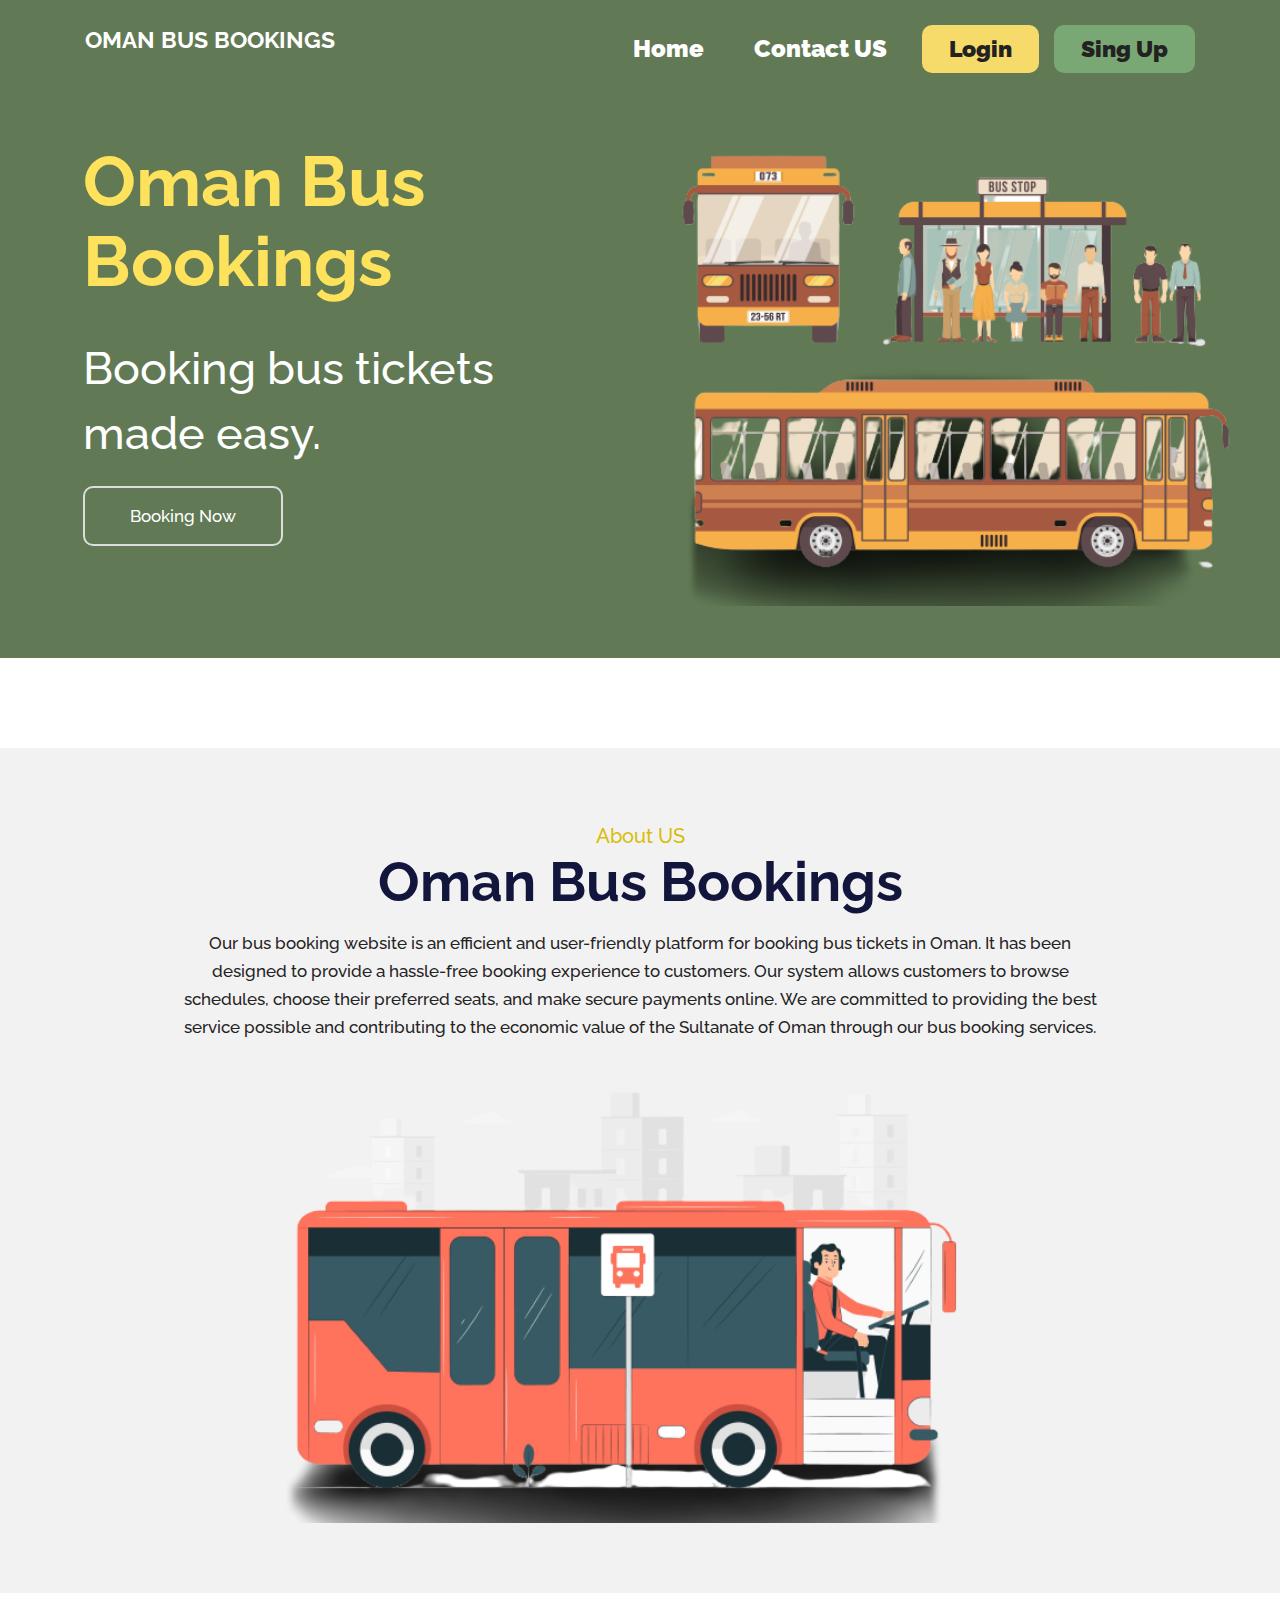
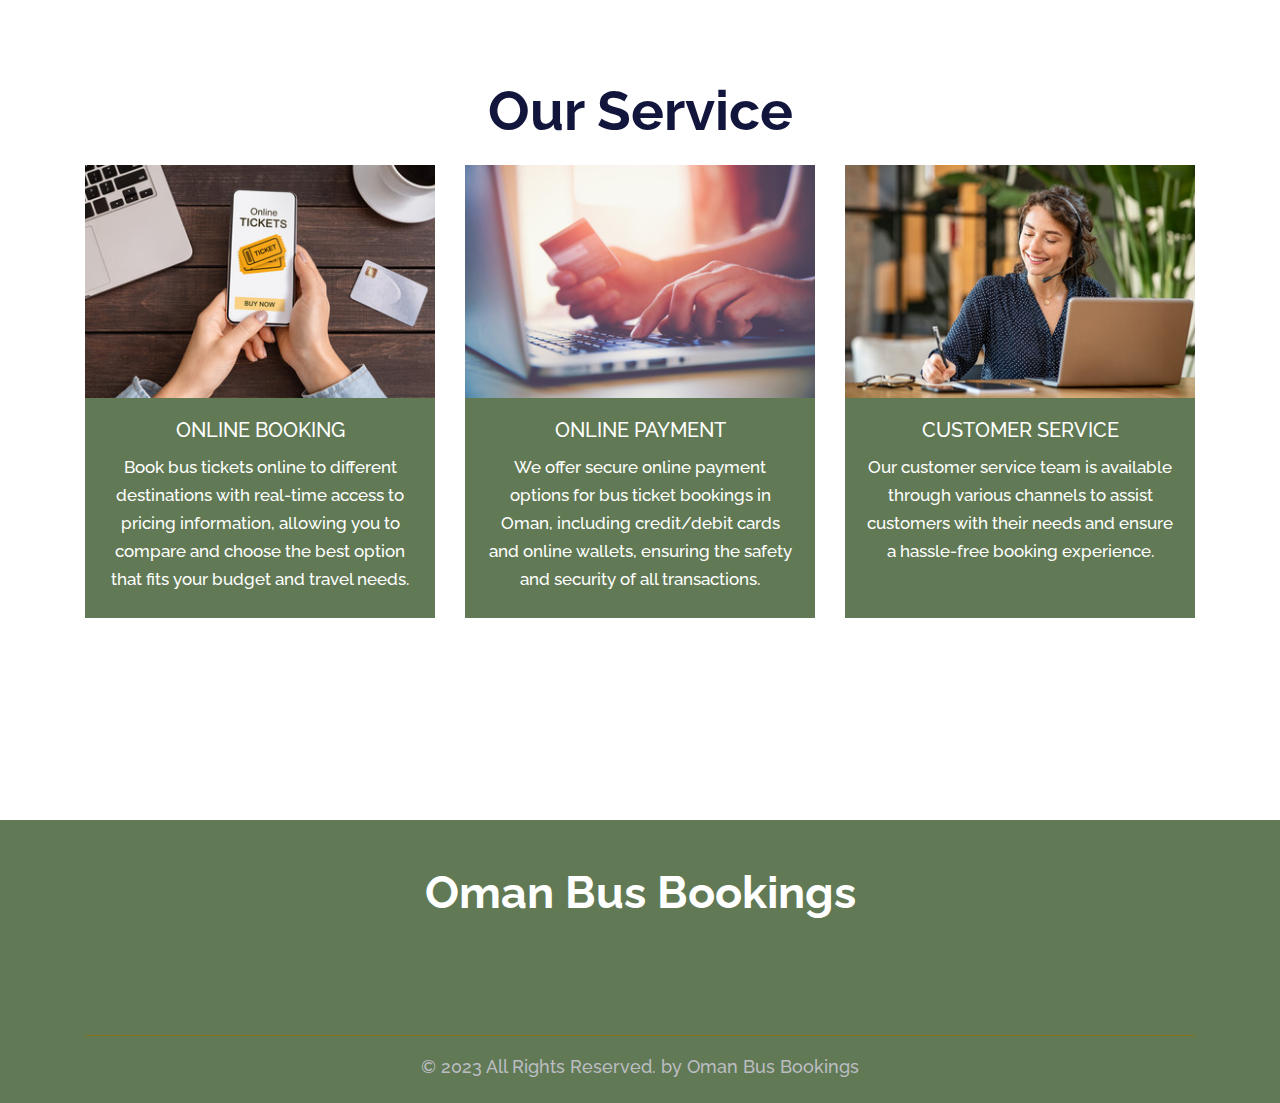
<file: index.html>
<!DOCTYPE html>
<html lang="en">
   <head>
      <!-- basic -->
      <meta charset="utf-8">
      <meta http-equiv="X-UA-Compatible" content="IE=edge">
      <!-- mobile metas -->
      <meta name="viewport" content="width=device-width, initial-scale=1">
      <meta name="viewport" content="initial-scale=1, maximum-scale=1">
      <!-- site metas -->
      <title>Oman Bus Bookings</title>
      <meta name="keywords" content="">
      <meta name="description" content="">
      <meta name="author" content="">
      <!-- bootstrap css -->
      <link rel="stylesheet" href="css/bootstrap.min.css">
      <!-- style css -->
      <link rel="stylesheet" href="css/style.css">
   </head>
   <!-- body -->
   <body class="main-layout">
      <!-- header -->
      <header>
         <!-- header inner -->
         <div class="header">
            <div class="container">
               <div class="row">
                  <div class="col-xl-3 col-lg-3 col-md-3 col-sm-3 col logo_section">
                     <div class="full">
                        <div class="center-desk">
                           <div class="logo">
                              <a href="index.html">Oman Bus Bookings</a>
                           </div>
                        </div>
                     </div>
                  </div>
                  <div class="col-xl-9 col-lg-9 col-md-9 col-sm-9">
                     <nav class="navigation navbar navbar-expand-md navbar-dark ">
                        <button class="navbar-toggler" type="button" data-toggle="collapse" data-target="#navbarsExample04" aria-controls="navbarsExample04" aria-expanded="false" aria-label="Toggle navigation">
                        <span class="navbar-toggler-icon"></span>
                        </button>
                        <div class="collapse navbar-collapse" id="navbarsExample04">
                           <ul class="navbar-nav mr-auto">
                               <li class="nav-item" href="#">
                                 <a class="nav-link" href="index.html">Home</a>
                             </li>
                                <li class="nav-item" >
                              <a class="nav-link" href="Contactus.html">Contact US</a>
                             </li>
                           </ul>
                            <div class="login_btn"><a href="login.html">Login</a></div>
                            <div class="SignUp_btn"><a href="register.html">Sing Up</a></div>
                        </div>
                     </nav>
                  </div>
               </div>
            </div>
         </div>
      </header>
      <!-- end header inner -->
      <!-- end header -->
      <!-- banner -->
      <section class="banner_main">
         <div class="container-fluid">
            <div class="row d_flex">
               <div class="col-xl-6 col-lg-6 col-md-6 ">
                   <div class="text-bg">
                     <h1>Oman Bus Bookings</h1>
                     <span>Booking bus tickets made easy.</span>                    
                     <a  href="login.html">Booking Now</a>
                  </div>
               </div>
               <div class="col-xl-6 col-lg-6 col-md-6 padding_lert2">
                 
                  <div class="text-img">
                     <figure><img src="images/header.png" alt="#"/></figure>
                  </div>
               </div>
            </div>
         </div>
      </section>
      <!-- end banner -->
        <!-- about -->
      <div class="about">
         <div class="container">
            <div class="row">
               <div class="col-md-10 offset-md-1">
                  <div class="titlepage">
                     <span>About US </span>
                     <h2>Oman Bus Bookings</h2>
                     <p>Our bus booking website is an efficient and user-friendly platform for booking bus tickets in Oman. It has been designed to provide a hassle-free booking experience to customers. Our system allows customers to browse schedules, choose their preferred seats, and make secure payments online. We are committed to providing the best service possible and contributing to the economic value of the Sultanate of Oman through our bus booking services.</p>
                  </div>
               </div>
            </div>

                     <div class="row">
                        <div class="ccol-md-10 offset-md-1">
                           <div class="about_box">
                              <figure><img src="images/about.png" alt="#"/></figure>
                             
                           </div>
                        </div>
                       
                       
                     </div>
                    
                  </div>
               </div>
           
         <!-- end about -->
      <!-- Service -->
      <div class="classified">
         <div class="container">
            <div class="row">
               <div class="col-md-12">
                  <div class="titlepage">
                     <h2>Our Service</h2>
                  </div>
               </div>
            </div>
      
                     <div class="row">
                        <div class="col-xl-4 col-lg-4 col-md-4 margin_bott">
                           <div class="classified_box">
                              <figure><img src="images/onlinebooking.jpg" alt="#"/></figure>
                              <h3> Online Booking </h3>
                              <p>Book bus tickets online to different destinations with real-time access to pricing information, allowing you to compare and choose the best option that fits your budget and travel needs.
                              </p>
                           </div>
                        </div>
                        <div class="col-xl-4 col-lg-4 col-md-4 margin_bott">
                           <div class="classified_box">
                              <figure><img src="images/onlinepaymeny.jpg" alt="#"/></figure>
                              <h3>Online Payment</h3>
                              <p>
                                 We offer secure online payment options for bus ticket bookings in Oman, including credit/debit cards and online wallets, ensuring the safety and security of all transactions.</p>
                           </div>
                        </div>
                        <div class="col-xl-4 col-lg-4 col-md-4">
                           <div class="classified_box">
                              <figure><img src="images/customerservice.jpg" alt="#"/></figure>
                              <h3> Customer Service </h3>
                              <p>Our customer service team is available through various channels to assist customers with their needs and ensure a hassle-free booking experience.</p>
                           </div>
                        </div>
                     </div>
                    
                  </div>
               </div>
           
         <!-- end classified -->
 
     <br/><br/><br/><br/><br/><br/><br/><br/>

     
      <!--  footer -->
      <footer >
         <div class="footer">
            <div class="container">
               <div class="row">
                  <div class="col-md-8 offset-md-2">
                     <div class="cont">
                        <h3>Oman Bus Bookings
                        </h3>
                     </div>
                  </div>
               </div>
            </div>
            <div class="copyright">
               <div class="container">
                  <div class="row">
                     <div class="col-md-12">
                        <p>© 2023 All Rights Reserved. by Oman Bus Bookings</p>
                     </div>
                  </div>
               </div>
            </div>
         </div>
      </footer>
      <!-- end footer -->
   </body>
</html>
</file>
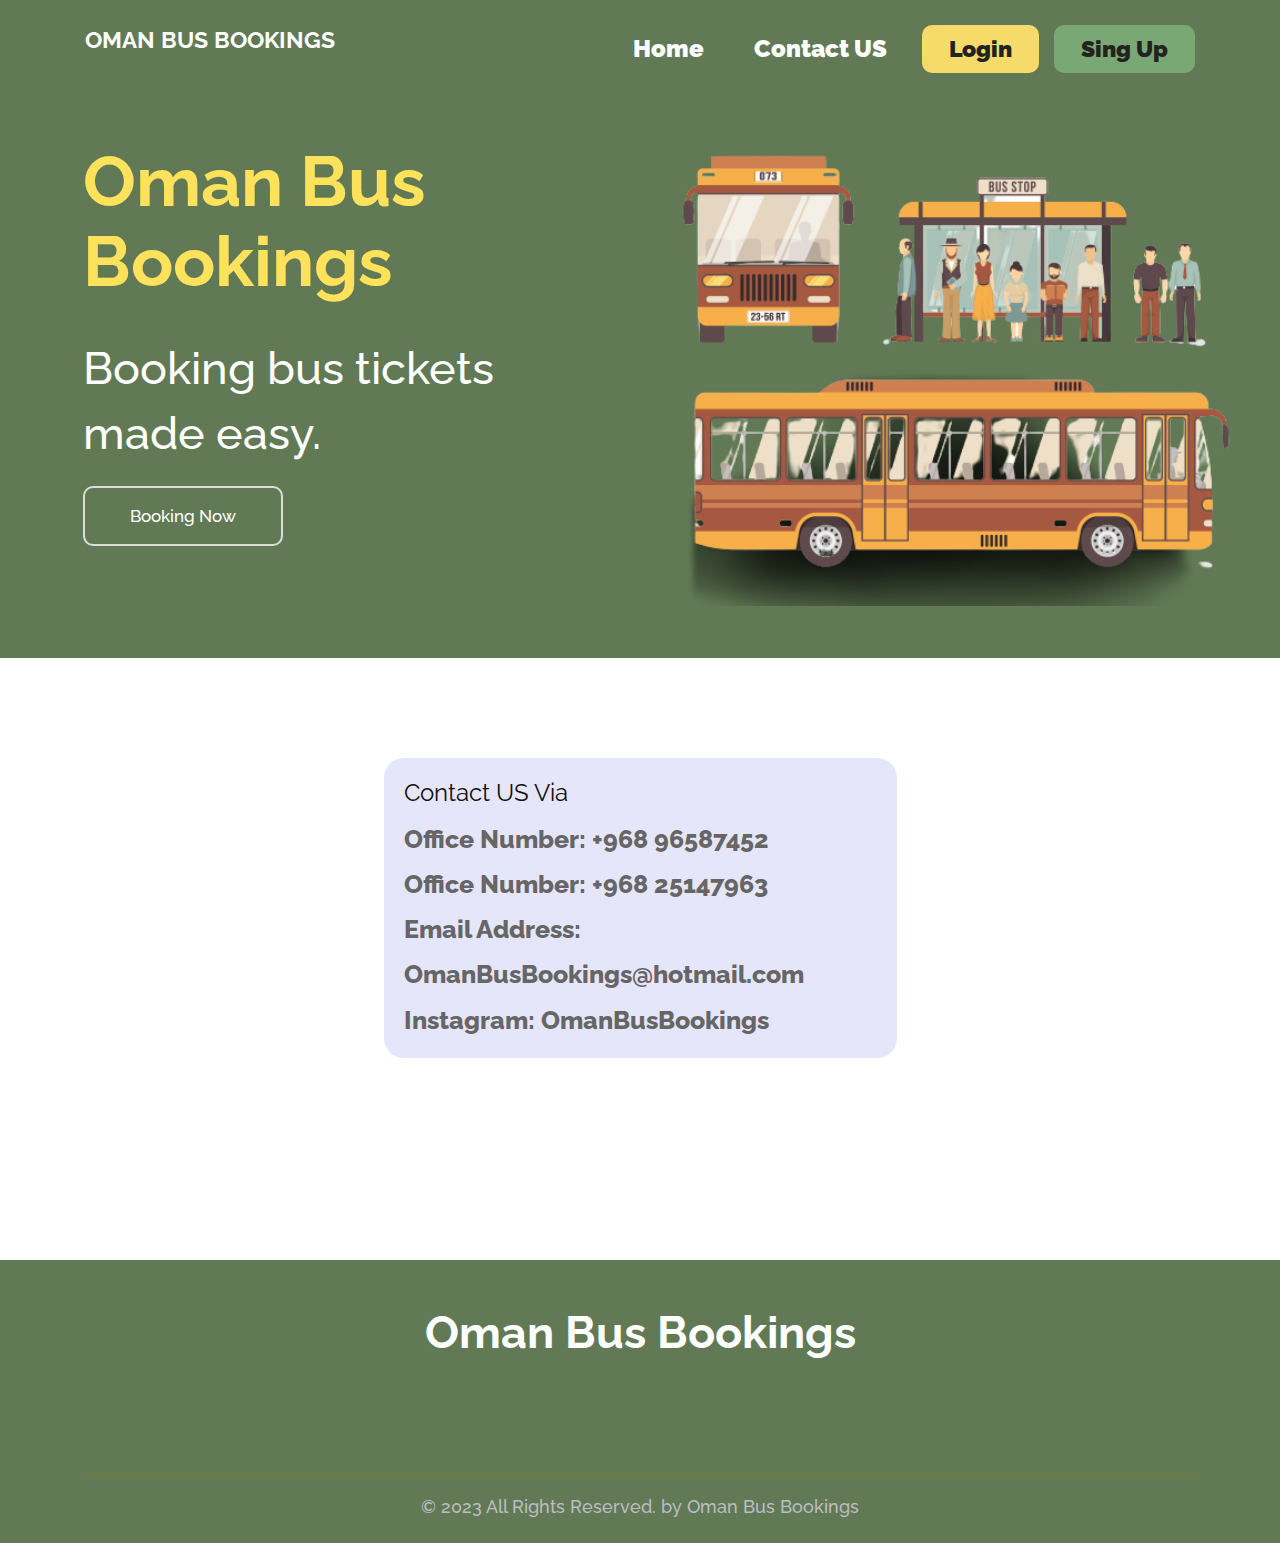
<file: Contactus.html>
<!DOCTYPE html>
<html lang="en">
   <head>
      <!-- basic -->
      <meta charset="utf-8">
      <meta http-equiv="X-UA-Compatible" content="IE=edge">
      <!-- mobile metas -->
      <meta name="viewport" content="width=device-width, initial-scale=1">
      <meta name="viewport" content="initial-scale=1, maximum-scale=1">
      <!-- site metas -->
      <title>Oman Bus Bookings</title>
      <meta name="keywords" content="">
      <meta name="description" content="">
      <meta name="author" content="">
      <!-- bootstrap css -->
      <link rel="stylesheet" href="css/bootstrap.min.css">
      <!-- style css -->
      <link rel="stylesheet" href="css/style.css">
   </head>
   <!-- body -->
   <body class="main-layout">
      <!-- header -->
      <header>
         <!-- header inner -->
         <div class="header">
            <div class="container">
               <div class="row">
                  <div class="col-xl-3 col-lg-3 col-md-3 col-sm-3 col logo_section">
                     <div class="full">
                        <div class="center-desk">
                           <div class="logo">
                              <a href="index.html">Oman Bus Bookings</a>
                           </div>
                        </div>
                     </div>
                  </div>
                  <div class="col-xl-9 col-lg-9 col-md-9 col-sm-9">
                     <nav class="navigation navbar navbar-expand-md navbar-dark ">
                        <button class="navbar-toggler" type="button" data-toggle="collapse" data-target="#navbarsExample04" aria-controls="navbarsExample04" aria-expanded="false" aria-label="Toggle navigation">
                        <span class="navbar-toggler-icon"></span>
                        </button>
                        <div class="collapse navbar-collapse" id="navbarsExample04">
                           <ul class="navbar-nav mr-auto">
                               <li class="nav-item" href="#">
                                 <a class="nav-link" href="index.html">Home</a>
                             </li>
                                <li class="nav-item" >
                              <a class="nav-link" href="Contactus.html">Contact US</a>
                             </li>
                           </ul>
                            <div class="login_btn"><a href="login.html">Login</a></div>
                            <div class="SignUp_btn"><a href="register.html">Sing Up</a></div>
                        </div>
                     </nav>
                  </div>
               </div>
            </div>
         </div>
      </header>
      <!-- end header inner -->
      <!-- end header -->
      <!-- banner -->
      <section class="banner_main">
         <div class="container-fluid">
            <div class="row d_flex">
               <div class="col-xl-6 col-lg-6 col-md-6 ">
                   <div class="text-bg">
                     <h1>Oman Bus Bookings</h1>
                     <span>Booking bus tickets made easy.</span>                    
                     <a  href="login.html">Booking Now</a>
                  </div>
               </div>
               <div class="col-xl-6 col-lg-6 col-md-6 padding_lert2">
                 
                  <div class="text-img">
                     <figure><img src="images/header.png" alt="#"/></figure>
                  </div>
               </div>
            </div>
         </div>
      </section>
      <!-- end banner -->
      <div class="container">
        <div class="row">
            <div class="contactus">
                 <h1>Contact US Via</h1>
                 <ul>
                    <li>Office Number: +968 96587452</li>
                    <li>Office Number: +968 25147963</li>
                    <li>Email Address: OmanBusBookings@hotmail.com</li>
                    <li>Instagram: OmanBusBookings</li>
                 </ul>
            </div>
        </div>
      </div>
           
         <!-- end classified -->
 
     <br/><br/><br/><br/><br/><br/><br/><br/>

     
      <!--  footer -->
      <footer >
         <div class="footer">
            <div class="container">
               <div class="row">
                  <div class="col-md-8 offset-md-2">
                     <div class="cont">
                        <h3>Oman Bus Bookings
                        </h3>
                     </div>
                  </div>
               </div>
            </div>
            <div class="copyright">
               <div class="container">
                  <div class="row">
                     <div class="col-md-12">
                        <p>© 2023 All Rights Reserved. by Oman Bus Bookings</p>
                     </div>
                  </div>
               </div>
            </div>
         </div>
      </footer>
      <!-- end footer -->
   </body>
</html>
</file>
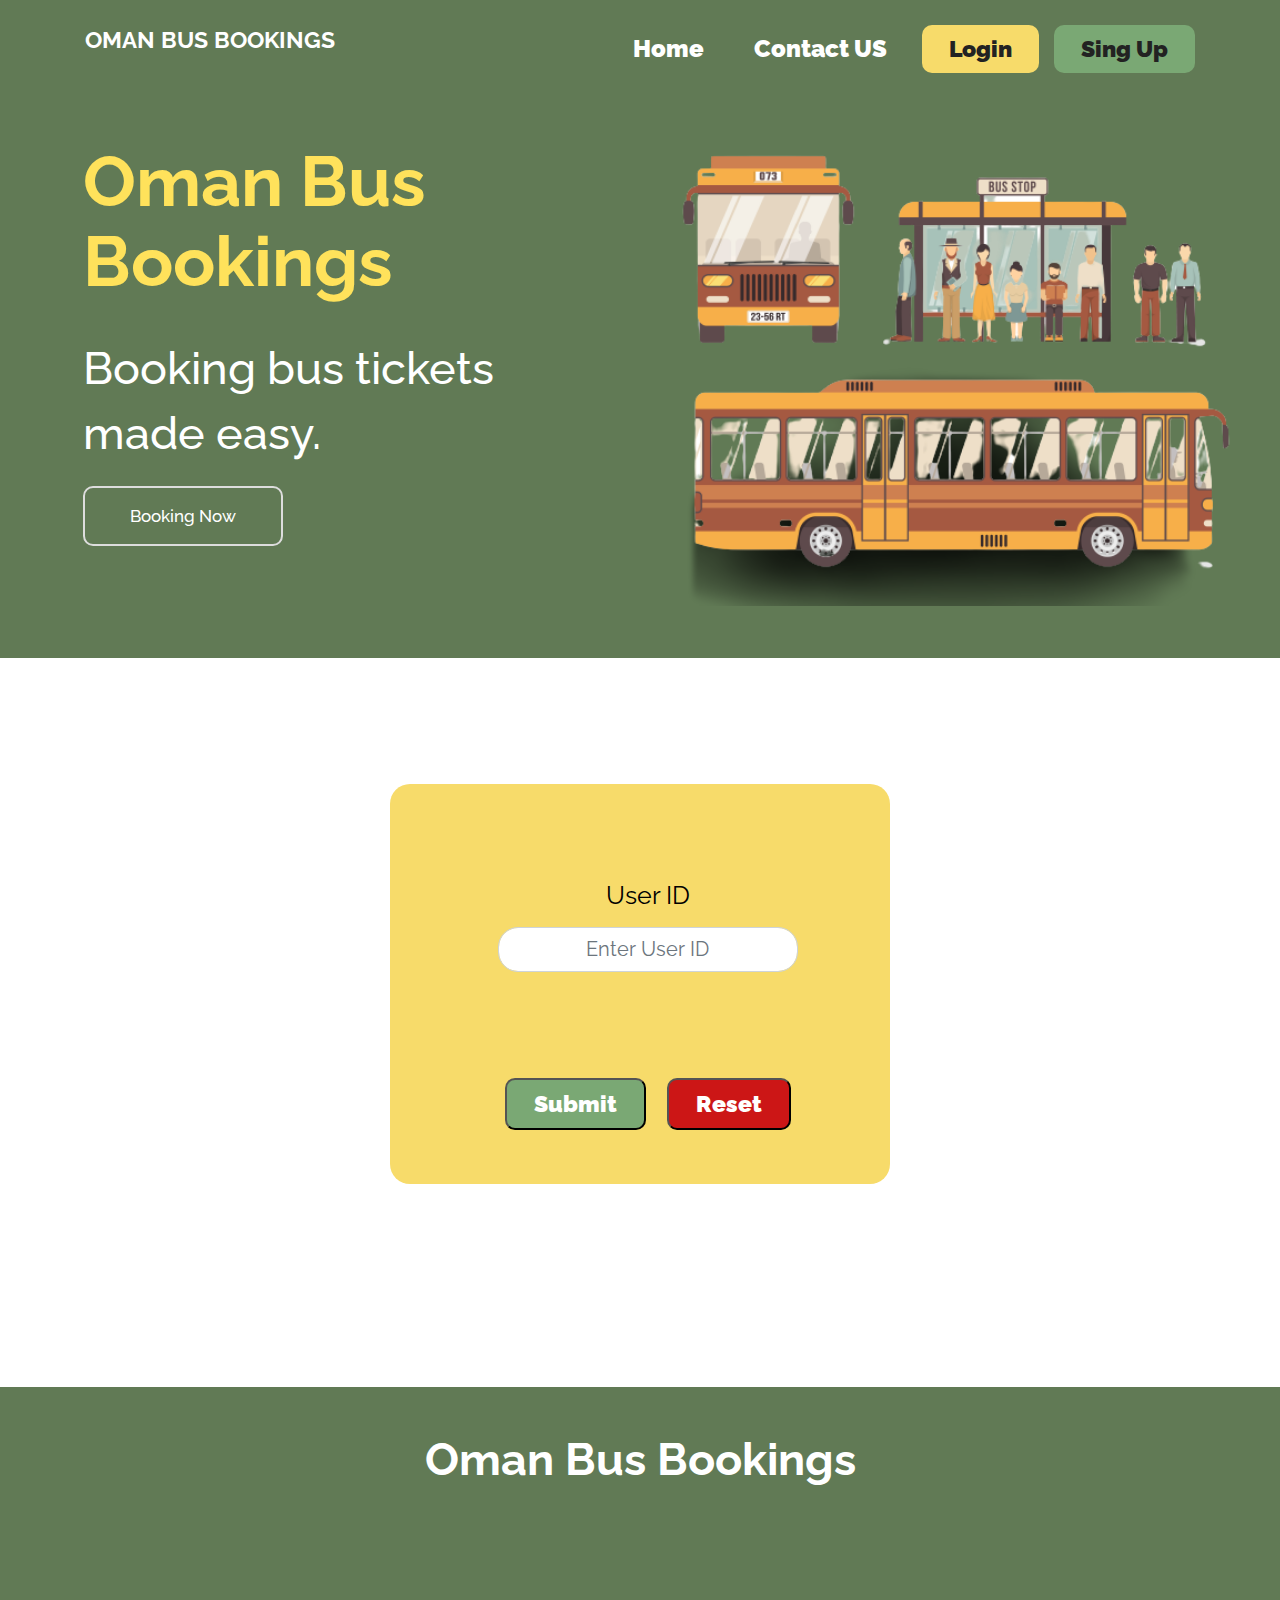
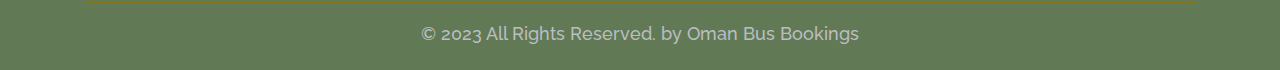
<file: ForgetPassword.html>
<!DOCTYPE html>
<html lang="en">
   <head>
      <!-- basic -->
      <meta charset="utf-8">
      <meta http-equiv="X-UA-Compatible" content="IE=edge">
      <!-- mobile metas -->
      <meta name="viewport" content="width=device-width, initial-scale=1">
      <meta name="viewport" content="initial-scale=1, maximum-scale=1">
      <!-- site metas -->
      <title>Oman Bus Bookings</title>
      <meta name="keywords" content="">
      <meta name="description" content="">
      <meta name="author" content="">
      <!-- bootstrap css -->
      <link rel="stylesheet" href="css/bootstrap.min.css">
      <!-- style css -->
      <link rel="stylesheet" href="css/style.css">
   </head>
   <!-- body -->
   <body class="main-layout">
      <!-- header -->
      <header>
         <!-- header inner -->
         <div class="header">
            <div class="container">
               <div class="row">
                  <div class="col-xl-3 col-lg-3 col-md-3 col-sm-3 col logo_section">
                     <div class="full">
                        <div class="center-desk">
                           <div class="logo">
                              <a href="index.html">Oman Bus Bookings</a>
                           </div>
                        </div>
                     </div>
                  </div>
                  <div class="col-xl-9 col-lg-9 col-md-9 col-sm-9">
                     <nav class="navigation navbar navbar-expand-md navbar-dark ">
                        <button class="navbar-toggler" type="button" data-toggle="collapse" data-target="#navbarsExample04" aria-controls="navbarsExample04" aria-expanded="false" aria-label="Toggle navigation">
                        <span class="navbar-toggler-icon"></span>
                        </button>
                        <div class="collapse navbar-collapse" id="navbarsExample04">
                           <ul class="navbar-nav mr-auto">
                               <li class="nav-item" href="#">
                                 <a class="nav-link" href="index.html">Home</a>
                             </li>
                                <li class="nav-item" >
                              <a class="nav-link" href="Contactus.html">Contact US</a>
                             </li>
                           </ul>
                            <div class="login_btn"><a href="login.html">Login</a></div>
                            <div class="SignUp_btn"><a href="register.html">Sing Up</a></div>
                        </div>
                     </nav>
                  </div>
               </div>
            </div>
         </div>
      </header>
      <!-- end header inner -->
      <!-- end header -->
      <!-- banner -->
      <section class="banner_main">
         <div class="container-fluid">
            <div class="row d_flex">
               <div class="col-xl-6 col-lg-6 col-md-6 ">
                   <div class="text-bg">
                     <h1>Oman Bus Bookings</h1>
                     <span>Booking bus tickets made easy.</span>                    
                     <a  href="login.html">Booking Now</a>
                  </div>
               </div>
               <div class="col-xl-6 col-lg-6 col-md-6 padding_lert2">
                 
                  <div class="text-img">
                     <figure><img src="images/header.png" alt="#"/></figure>
                  </div>
               </div>
            </div>
         </div>
      </section>
      <!-- end banner -->

       <br/> <br/> <br/> <br/> <br/>
       <div class="container">
        <div class="row">
            <div class="design">
                <form action="Check_UserID.php" method="post">
                    <table>
                        <tr>
                            <td colspan="2"><label for="">User ID</label>
                                <input type="text" name="txtid" class="form-control"  maxlength="25" id="txtuser"  placeholder="Enter User ID" style="width:300px;height:45px;border-radius:20px;margin:auto;"  required>
                              </td>
                        </tr>        
                        <tr>
                          <td colspan="2">
                            <input type="submit" class="Submit_btn" value="Submit">
                            <input type="reset" class="Cancel_btn" value="Reset">
                          </td>
                        </tr>
                    </table>
                 </form>
            </div>
        </div>
       </div>
           
         <!-- end classified -->
 
     <br/><br/><br/><br/><br/><br/><br/><br/>

     
      <!--  footer -->
      <footer >
         <div class="footer">
            <div class="container">
               <div class="row">
                  <div class="col-md-8 offset-md-2">
                     <div class="cont">
                        <h3>Oman Bus Bookings
                        </h3>
                     </div>
                  </div>
               </div>
            </div>
            <div class="copyright">
               <div class="container">
                  <div class="row">
                     <div class="col-md-12">
                        <p>© 2023 All Rights Reserved. by Oman Bus Bookings</p>
                     </div>
                  </div>
               </div>
            </div>
         </div>
      </footer>
      <!-- end footer -->
   </body>
</html>
</file>
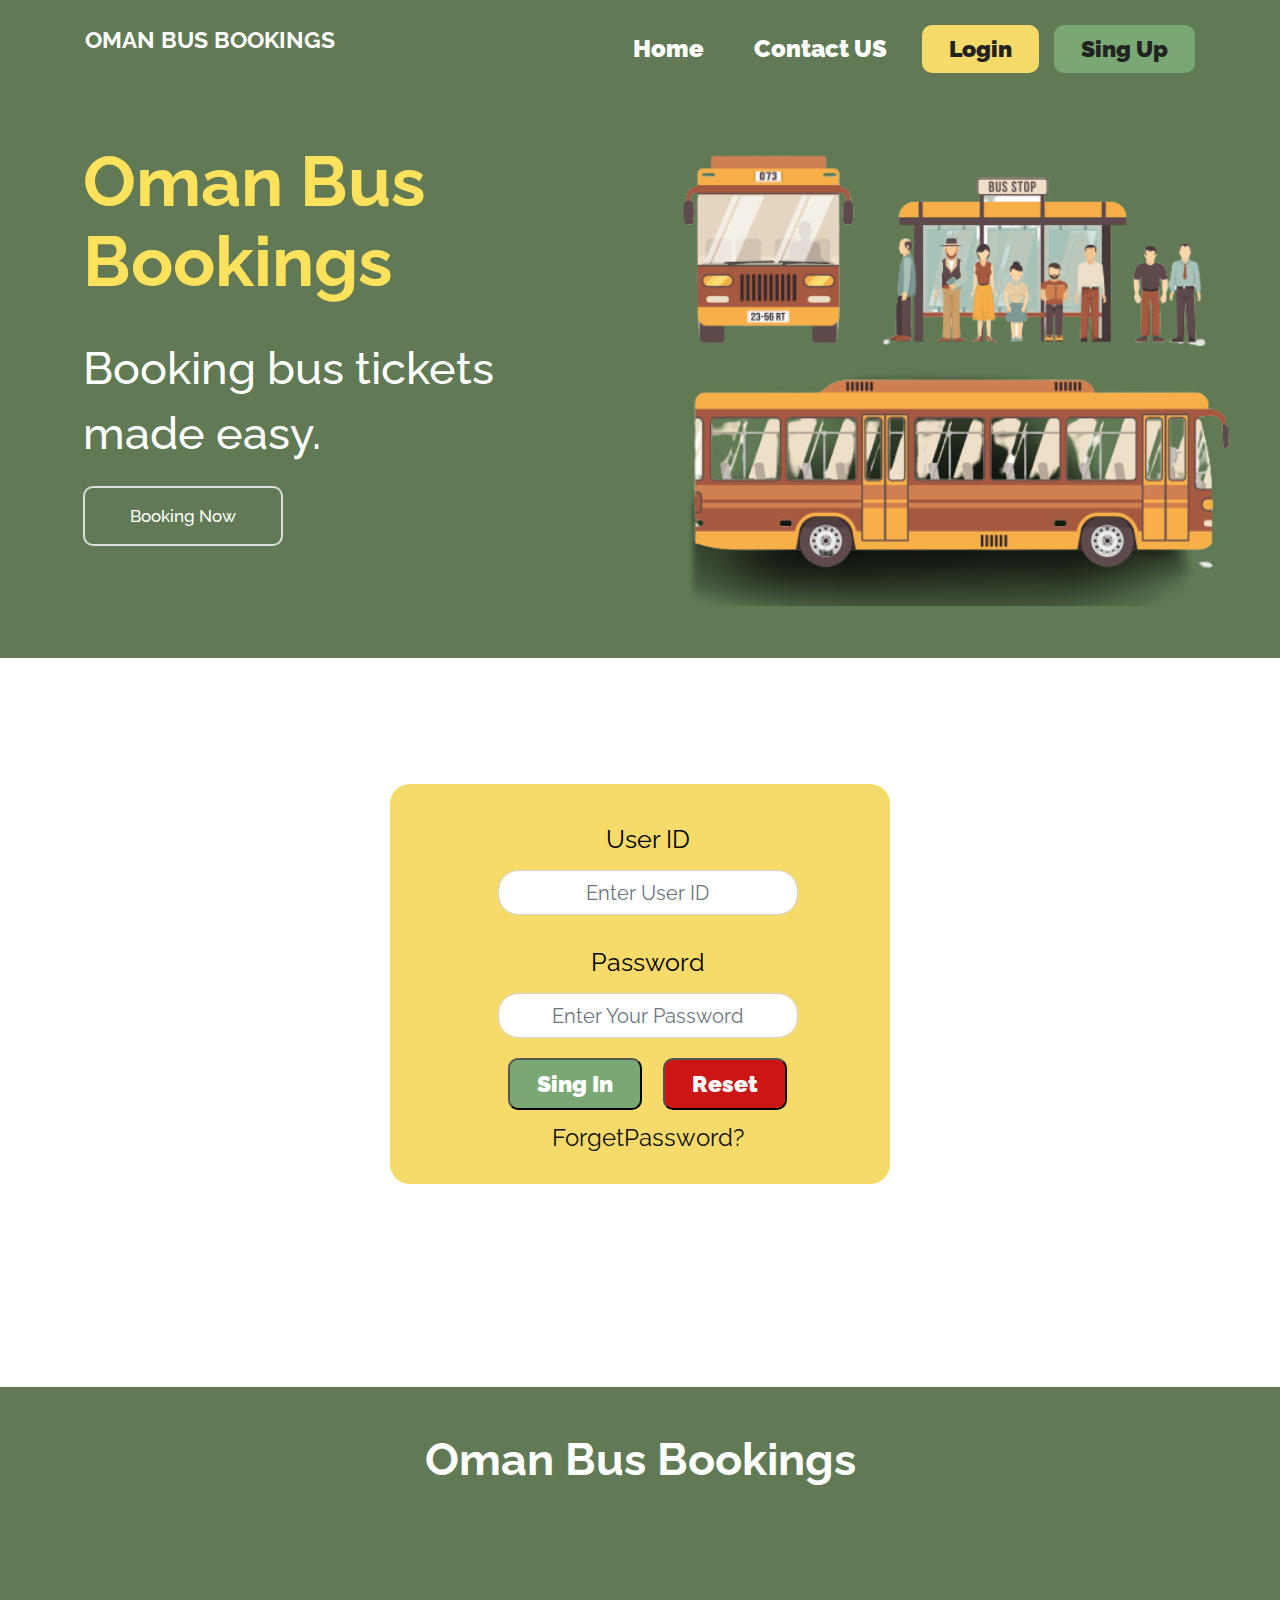
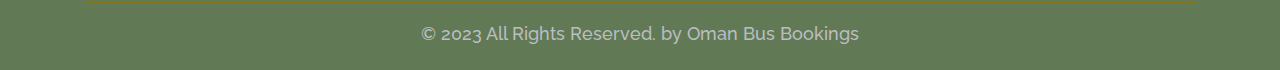
<file: login.html>
<!DOCTYPE html>
<html lang="en">
   <head>
      <!-- basic -->
      <meta charset="utf-8">
      <meta http-equiv="X-UA-Compatible" content="IE=edge">
      <!-- mobile metas -->
      <meta name="viewport" content="width=device-width, initial-scale=1">
      <meta name="viewport" content="initial-scale=1, maximum-scale=1">
      <!-- site metas -->
      <title>Oman Bus Bookings</title>
      <meta name="keywords" content="">
      <meta name="description" content="">
      <meta name="author" content="">
      <!-- bootstrap css -->
      <link rel="stylesheet" href="css/bootstrap.min.css">
      <!-- style css -->
      <link rel="stylesheet" href="css/style.css">
   </head>
   <!-- body -->
   <body class="main-layout">
      <!-- header -->
      <header>
         <!-- header inner -->
         <div class="header">
            <div class="container">
               <div class="row">
                  <div class="col-xl-3 col-lg-3 col-md-3 col-sm-3 col logo_section">
                     <div class="full">
                        <div class="center-desk">
                           <div class="logo">
                              <a href="index.html">Oman Bus Bookings</a>
                           </div>
                        </div>
                     </div>
                  </div>
                  <div class="col-xl-9 col-lg-9 col-md-9 col-sm-9">
                     <nav class="navigation navbar navbar-expand-md navbar-dark ">
                        <button class="navbar-toggler" type="button" data-toggle="collapse" data-target="#navbarsExample04" aria-controls="navbarsExample04" aria-expanded="false" aria-label="Toggle navigation">
                        <span class="navbar-toggler-icon"></span>
                        </button>
                        <div class="collapse navbar-collapse" id="navbarsExample04">
                           <ul class="navbar-nav mr-auto">
                               <li class="nav-item" href="#">
                                 <a class="nav-link" href="index.html">Home</a>
                             </li>
                                <li class="nav-item" >
                              <a class="nav-link" href="Contactus.html">Contact US</a>
                             </li>
                           </ul>
                            <div class="login_btn"><a href="login.html">Login</a></div>
                            <div class="SignUp_btn"><a href="register.html">Sing Up</a></div>
                        </div>
                     </nav>
                  </div>
               </div>
            </div>
         </div>
      </header>
      <!-- end header inner -->
      <!-- end header -->
      <!-- banner -->
      <section class="banner_main">
         <div class="container-fluid">
            <div class="row d_flex">
               <div class="col-xl-6 col-lg-6 col-md-6 ">
                   <div class="text-bg">
                     <h1>Oman Bus Bookings</h1>
                     <span>Booking bus tickets made easy.</span>                    
                     <a  href="login.html">Booking Now</a>
                  </div>
               </div>
               <div class="col-xl-6 col-lg-6 col-md-6 padding_lert2">
                 
                  <div class="text-img">
                     <figure><img src="images/header.png" alt="#"/></figure>
                  </div>
               </div>
            </div>
         </div>
      </section>
      <!-- end banner -->

       <br/> <br/> <br/> <br/> <br/>
       <div class="container">
        <div class="row">
            <div class="design">
                <form action="loginCode.php" method="post">
                    <table>
                        <tr>
                            <td colspan="2"><label for="">User ID</label>
                                <input type="text" name="txtid" class="form-control"  maxlength="25" id="txtuser"  placeholder="Enter User ID" style="width:300px;height:45px;border-radius:20px;margin:auto;"  required>
                              </td>
                        </tr>
                      <tr>
                        <td colspan="2"> <label for="">Password</label>
                          <input type="password" name="txtpword"  maxlength="15" class="form-control" placeholder="Enter Your Password"  style="width:300px;height:45px;border-radius: 20px;margin:auto;" required>
                        </td>
                    </tr>
                  
                        <tr>
                          <td colspan="2">
                            <input type="submit" class="Submit_btn" value="Sing In">
                            <input type="reset" class="Cancel_btn" value="Reset">
                          </td>
                        </tr>
                        <tr>
                          <td colspan="2">
                            <a href="ForgetPassword.html"><h1>ForgetPassword?</h1></a>
                          </td>
                      </tr>
                    </table>
                 </form>
            </div>
        </div>
       </div>
           
         <!-- end classified -->
 
     <br/><br/><br/><br/><br/><br/><br/><br/>

     
      <!--  footer -->
      <footer >
         <div class="footer">
            <div class="container">
               <div class="row">
                  <div class="col-md-8 offset-md-2">
                     <div class="cont">
                        <h3>Oman Bus Bookings
                        </h3>
                     </div>
                  </div>
               </div>
            </div>
            <div class="copyright">
               <div class="container">
                  <div class="row">
                     <div class="col-md-12">
                        <p>© 2023 All Rights Reserved. by Oman Bus Bookings</p>
                     </div>
                  </div>
               </div>
            </div>
         </div>
      </footer>
      <!-- end footer -->
   </body>
</html>
</file>
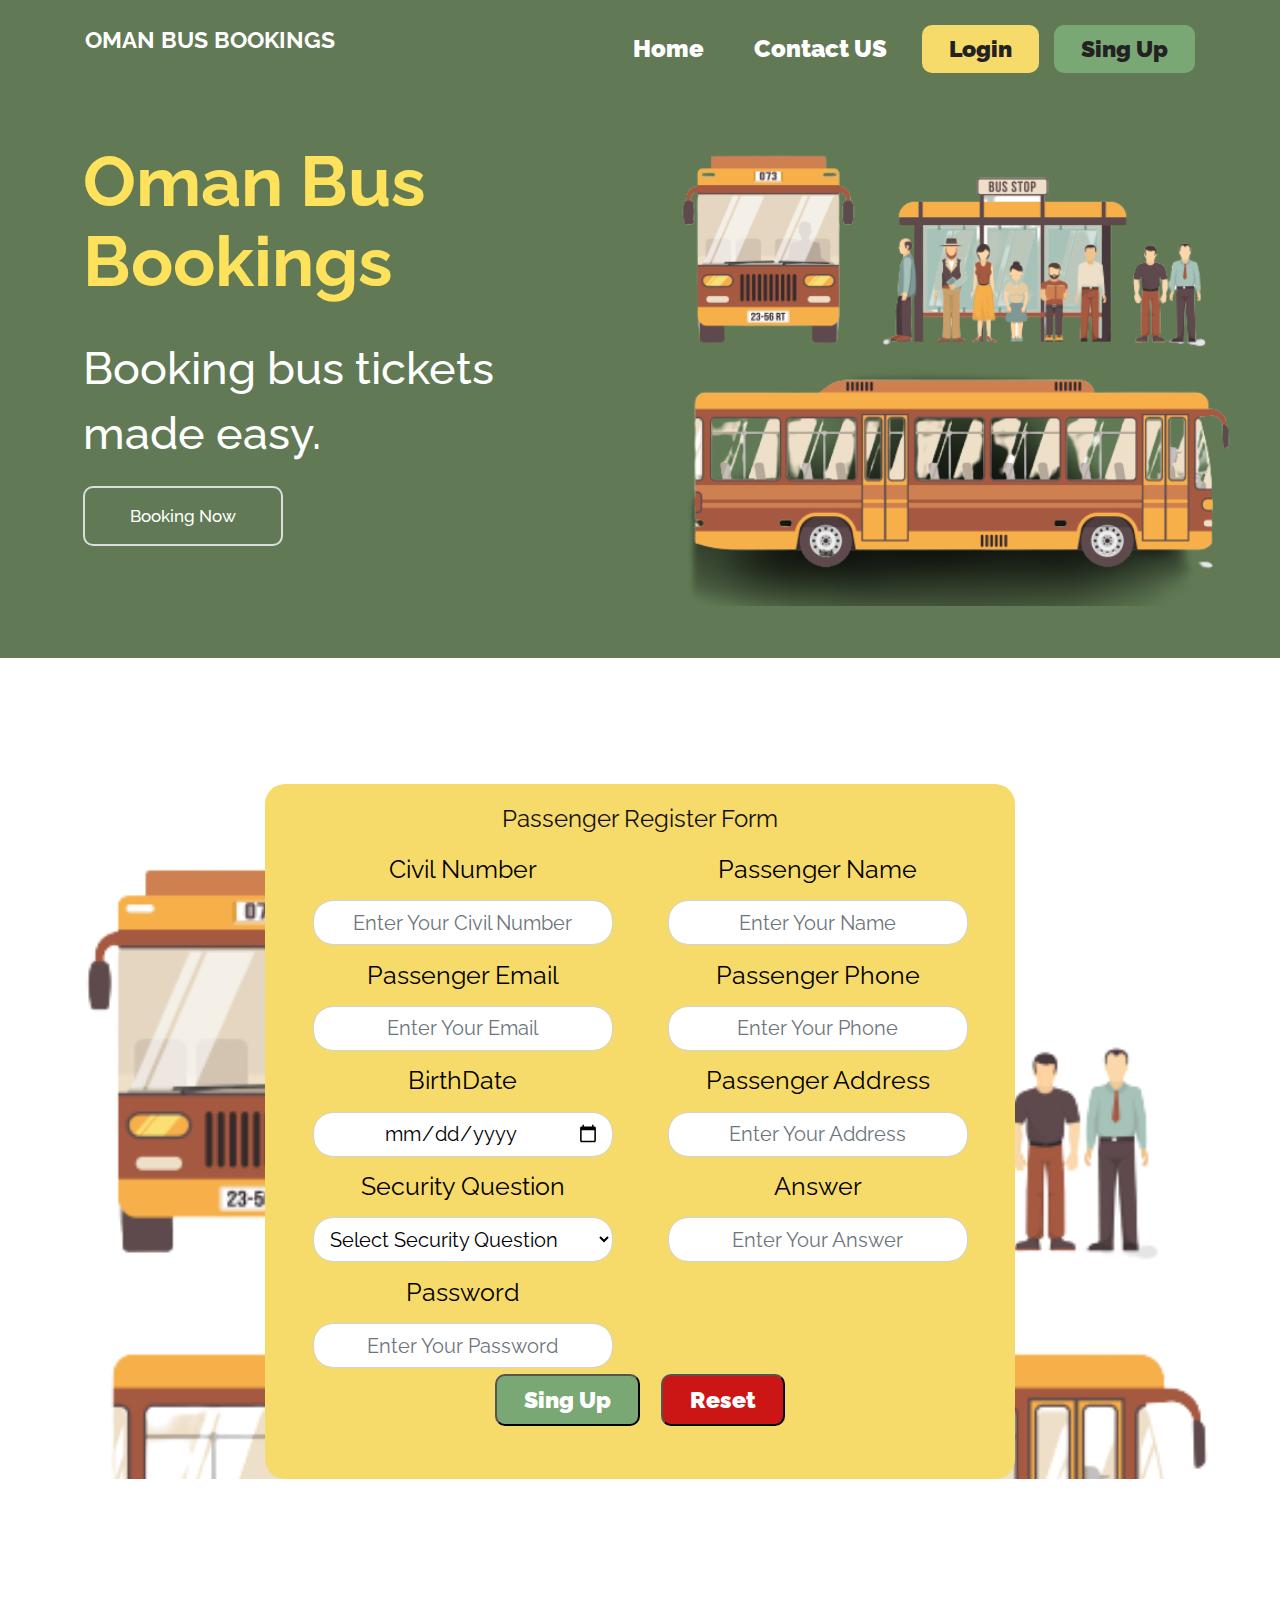
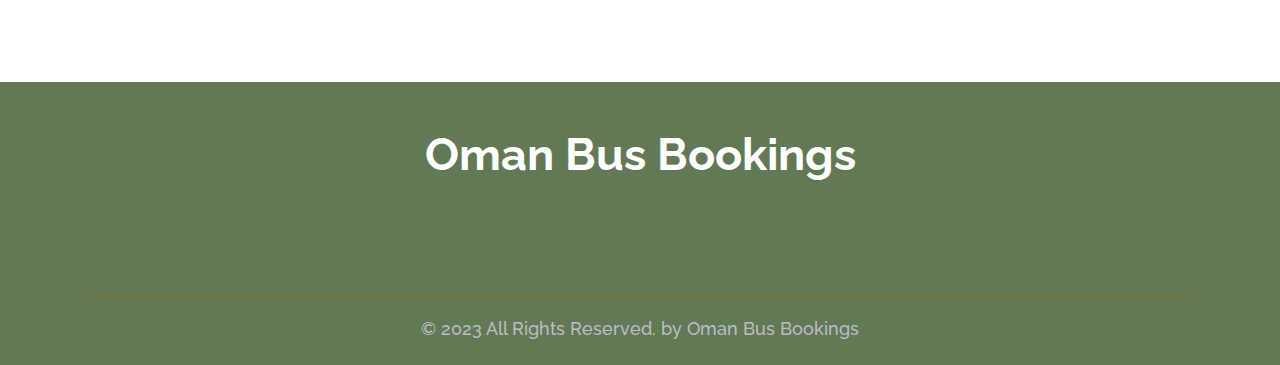
<file: register.html>
<!DOCTYPE html>
<html lang="en">
   <head>
      <!-- basic -->
      <meta charset="utf-8">
      <meta http-equiv="X-UA-Compatible" content="IE=edge">
      <!-- mobile metas -->
      <meta name="viewport" content="width=device-width, initial-scale=1">
      <meta name="viewport" content="initial-scale=1, maximum-scale=1">
      <!-- site metas -->
      <title>Oman Bus Bookings</title>
      <meta name="keywords" content="">
      <meta name="description" content="">
      <meta name="author" content="">
      <!-- bootstrap css -->
      <link rel="stylesheet" href="css/bootstrap.min.css">
      <!-- style css -->
      <link rel="stylesheet" href="css/style.css">
      <script type="text/javascript" src="https://ajax.googleapis.com/ajax/libs/jquery/3.4.1/jquery.min.js"></script>

   </head>
   <!-- body -->
   <body class="main-layout">
      <!-- header -->
      <header>
         <!-- header inner -->
         <div class="header">
            <div class="container">
               <div class="row">
                  <div class="col-xl-3 col-lg-3 col-md-3 col-sm-3 col logo_section">
                     <div class="full">
                        <div class="center-desk">
                           <div class="logo">
                              <a href="index.html">Oman Bus Bookings</a>
                           </div>
                        </div>
                     </div>
                  </div>
                  <div class="col-xl-9 col-lg-9 col-md-9 col-sm-9">
                     <nav class="navigation navbar navbar-expand-md navbar-dark ">
                        <button class="navbar-toggler" type="button" data-toggle="collapse" data-target="#navbarsExample04" aria-controls="navbarsExample04" aria-expanded="false" aria-label="Toggle navigation">
                        <span class="navbar-toggler-icon"></span>
                        </button>
                        <div class="collapse navbar-collapse" id="navbarsExample04">
                           <ul class="navbar-nav mr-auto">
                               <li class="nav-item" href="#">
                                 <a class="nav-link" href="index.html">Home</a>
                             </li>
                                <li class="nav-item" >
                              <a class="nav-link" href="Contactus.html">Contact US</a>
                             </li>
                           </ul>
                            <div class="login_btn"><a href="login.html">Login</a></div>
                            <div class="SignUp_btn"><a href="register.html">Sing Up</a></div>
                        </div>
                     </nav>
                  </div>
               </div>
            </div>
         </div>
      </header>
      <!-- end header inner -->
      <!-- end header -->
      <!-- banner -->
      <section class="banner_main">
         <div class="container-fluid">
            <div class="row d_flex">
               <div class="col-xl-6 col-lg-6 col-md-6 ">
                   <div class="text-bg">
                     <h1>Oman Bus Bookings</h1>
                     <span>Booking bus tickets made easy.</span>                    
                     <a  href="login.html">Booking Now</a>
                  </div>
               </div>
               <div class="col-xl-6 col-lg-6 col-md-6 padding_lert2">
                 
                  <div class="text-img">
                     <figure><img src="images/header.png" alt="#"/></figure>
                  </div>
               </div>
            </div>
         </div>
      </section>
      <!-- end banner -->


       <br/> <br/> <br/> <br/> <br/>
       <div class="back">
        <div class="container">
            <div class="row">
                <div class="Register">
                     <h1>Passenger Register Form</h1>
                    <form action="PassengerRegisterCode.php" method="post">
                        <table>
                            <tr>
                                <td><label for="">Civil Number</label>
                                    <input type="text" name="pid" class="form-control"  maxlength="8" id="pid"  placeholder="Enter Your Civil Number" style="width:300px;height:45px;border-radius:20px;margin:auto;"  required>
                                    <div id="result" style="width: 300px"></div>				
                                  </td>
                                <td ><label for="">Passenger Name</label>
                                    <input type="text" name="pname" class="form-control"  maxlength="25" id="pname"  placeholder="Enter Your Name"  pattern="[a-zA-Z ]+"  required title="Please enter a name using only letters" style="width:300px;height:45px;border-radius:20px;margin:auto;"  required>
                                  </td>
                            </tr>
                            <tr>
                              <td><label for="">Passenger Email</label>
                                  <input type="email" name="pemail" class="form-control"  maxlength="35"   placeholder="Enter Your Email" style="width:300px;height:45px;border-radius:20px;margin:auto;"  required>
                                </td>
                              <td ><label for="">Passenger Phone</label>
                                  <input type="text" name="pphone" class="form-control"  maxlength="8"   placeholder="Enter Your Phone"  pattern="[7|9|2][0-9]{7}" required title="Please enter a phone number starting with 7, 9, or 2 and has a total of 8 digits" style="width:300px;height:45px;border-radius:20px;margin:auto;"  required>
                          </tr>
                          <tr>
                           <td><label for="">BirthDate</label>
                               <input type="date" name="Dob" class="form-control"  style="width:300px;height:45px;border-radius:20px;margin:auto;"  required>
                             </td>
                           <td ><label for="">Passenger Address</label>
                               <input type="text" name="paddress" class="form-control"  maxlength="25"   placeholder="Enter Your Address"    style="width:300px;height:45px;border-radius:20px;margin:auto;"  required>
                       </tr>
                       <tr>
                        <td> <label for="">Security Question</label>
                        <select name="seq"  id="seq" class="form-control" style="width:300px;height:45px;border-radius:20px;margin:auto;" required>
                            <option value="">Select Security Question</option>
                            <option value="What was the name of your favorite teacher?">What was the name of your favorite teacher?
                            </option>
                            <option value="What is your favorite hobby?">What is your favorite hobby?
                            </option>
                            <option value="What is your favorite type of music?">What is your favorite type of music?
                            </option>
                            </select> 
                      </td>
                      <td><label for="">Answer</label>
                   <input type="text" name="ans"  maxlength="25" class="form-control" placeholder="Enter Your Answer" style="width:300px;height:45px;border-radius:20px;margin:auto;"  required>
                        </td>
                        </tr>
                           
                          <tr>
                            <td> <label for="">Password</label>
                              <input type="password" name="password"  maxlength="10" class="form-control" placeholder="Enter Your Password"   pattern="(?=.*\d)(?=.*[a-z])(?=.*[A-Z])(?=.*\W).{8,}" title="Please enter a password with at least 8 characters including at least one uppercase letter, one lowercase letter, one number, and one special character." style="width:300px;height:45px;border-radius:20px;margin:auto;" required>
                           </td>
                        </tr>
                            <tr>
                              <td colspan="2">
                                <input type="submit" class="Submit_btn" value="Sing Up">
                                <input type="reset" class="Cancel_btn" value="Reset">
                              </td>
                            </tr>
                        </table>
                     </form>
                </div>
            </div>
           </div>
       </div>
           
         <!--Check UserID  start -->
       <script>
         $(document).ready(function () {
           $('#pid').on('blur', function () {
             var User_ID = $(this).val().trim();
             if (User_ID != '') {
               $.ajax({
                 url: 'Check_PassengerID.php',
                 type: 'post',
                 data: { User_ID: User_ID },
                 success: function (cnt) {
                   $('#result').html(cnt);
                 }
               });
             }     });
         });
       </script>




 
     <br/><br/><br/><br/><br/><br/><br/><br/>

     
      <!--  footer -->
      <footer >
         <div class="footer">
            <div class="container">
               <div class="row">
                  <div class="col-md-8 offset-md-2">
                     <div class="cont">
                        <h3>Oman Bus Bookings
                        </h3>
                     </div>
                  </div>
               </div>
            </div>
            <div class="copyright">
               <div class="container">
                  <div class="row">
                     <div class="col-md-12">
                        <p>© 2023 All Rights Reserved. by Oman Bus Bookings</p>
                     </div>
                  </div>
               </div>
            </div>
         </div>
      </footer>
      <!-- end footer -->
   </body>
</html>
</file>
<file: css/style.css>
@import url('https://fonts.googleapis.com/css?family=Rajdhani:300,400,500,600,700');
@import url('https://fonts.googleapis.com/css?family=Poppins:100,100i,200,200i,300,300i,400,400i,500,500i,600,600i,700,700i,800,800i,900,900i');
@import url('https://fonts.googleapis.com/css?family=Raleway:400,500,600,700&display=swap');

/*****---------------------------------------- 1) font-family: 'Rajdhani', sans-serif;
 2) font-family: 'Poppins', sans-serif;
 ----------------------------------------*****/



* {
     box-sizing: border-box !important;
}

html {
     scroll-behavior: smooth;
}

body {
     color: #666666;
     font-size: 14px;
     font-family: 'Raleway', sans-serif;
     line-height: 1.80857;
     font-weight: normal;
}

a {
     color: #1f1f1f;
     text-decoration: none !important;
     outline: none !important;
     -webkit-transition: all .3s ease-in-out;
     -moz-transition: all .3s ease-in-out;
     -ms-transition: all .3s ease-in-out;
     -o-transition: all .3s ease-in-out;
     transition: all .3s ease-in-out;
}

h1,
h2,
h3,
h4,
h5,
h6 {
     letter-spacing: 0;
     font-weight: normal;
     position: relative;
     padding: 0 0 10px 0;
     font-weight: normal;
     line-height: normal;
     color: #111111;
     margin: 0
}

h1 {
     font-size: 24px;
}

h2 {
     font-size: 22px;
}

h3 {
     font-size: 18px;
}

h4 {
     font-size: 16px
}

h5 {
     font-size: 14px
}

h6 {
     font-size: 13px
}

*,
*::after,
*::before {
     -webkit-box-sizing: border-box;
     -moz-box-sizing: border-box;
     box-sizing: border-box;
}

h1 a,
h2 a,
h3 a,
h4 a,
h5 a,
h6 a {
     color: #212121;
     text-decoration: none!important;
     opacity: 1
}

button:focus {
     outline: none;
}

ul,
li,
ol {
     margin: 0px;
     padding: 0px;
     list-style: none;
}

p {
     margin: 0px;
     font-weight: 500;
     font-size: 15px;
     line-height: 24px;
}

a {
     color: #222222;
     text-decoration: none;
     outline: none !important;
}

a,
.btn {
     text-decoration: none !important;
     outline: none !important;
     -webkit-transition: all .3s ease-in-out;
     -moz-transition: all .3s ease-in-out;
     -ms-transition: all .3s ease-in-out;
     -o-transition: all .3s ease-in-out;
     transition: all .3s ease-in-out;
}

img {
     max-width: 100%;
     height: auto;
}

 :focus {
     outline: 0;
}

.btn-custom {
     margin-top: 20px;
     background-color: transparent !important;
     border: 2px solid #ddd;
     padding: 12px 40px;
     font-size: 16px;
}

.lead {
     font-size: 18px;
     line-height: 30px;
     color: #767676;
     margin: 0;
     padding: 0;
}

.form-control:focus {
     border-color: #ffffff !important;
     box-shadow: 0 0 0 .2rem rgba(255, 255, 255, .25);
}

.navbar-form input {
     border: none !important;
}

.badge {
     font-weight: 500;
}

blockquote {
     margin: 20px 0 20px;
     padding: 30px;
}

button {
     border: 0;
     margin: 0;
     padding: 0;
     cursor: pointer;
}

.full {
     float: left;
     width: 100%;
}

.layout_padding {
     padding-top: 90px;
     padding-bottom: 90px;
}

.layout_padding_2 {
     padding-top: 75px;
     padding-bottom: 75px;
}

.light_silver {
     background: #f9f9f9;
}

.theme_bg {
     background: #38c8a8;
}

.margin_top_30 {
     margin-top: 30px !important;
}

.full {
     width: 100%;
     float: left;
     margin: 0;
     padding: 0;
}


/**-- heading section --**/


/*---------------------------- preloader area ----------------------------*/

.loader_bg {
     position: fixed;
     z-index: 9999999;
     background: #fff;
     width: 100%;
     height: 100%;
}

.loader {
     height: 100%;
     width: 100%;
     position: absolute;
     left: 0;
     top: 0;
     display: flex;
     justify-content: center;
     align-items: center;
}

.loader img {
     width: 280px;
}


/*-- navigation--*/

.navigation.navbar {
     float: right;
     padding: 0px;
     padding-top: 5px;
}

.navigation.navbar-dark .navbar-nav .nav-link {
     padding: 8px 25px;
     color: #fff;
     font-size: 24px;
     line-height: 20px;
     font-weight: 900;
}

.navigation.navbar-dark .navbar-nav .nav-link:focus,
.navigation.navbar-dark .navbar-nav .nav-link:hover {
     color: #fbd10f;
}

.navigation.navbar-dark .navbar-nav .active>.nav-link,
.navigation.navbar-dark .navbar-nav .nav-link.active,
.navigation.navbar-dark .navbar-nav .nav-link.show,
.navigation.navbar-dark .navbar-nav .show>.nav-link {
     color: #bb4f42;
}

.navbar-expand-md .navbar-nav {
     padding-right: 10px;
}
.login_btn {
          background: #F7DB6A;
          padding: 3px 27px;
          color: #fff;
          font-size: 23px;
          border-radius: 10px;
          font-weight: 900;
          margin-right: 15px;
}
.login_btn a:hover {
     color: #fff;
}
.SignUp_btn {
          background: #7AA874;
          padding: 3px 27px;
          color: #fff;
          font-size: 23px;
          border-radius: 10px;
          font-weight: 900;
}
.SignUp_btn a:hover {
     color: #fff;
}

/*-- header area --*/


/*--------------------------------------------------------------------- top banner area ---------------------------------------------------------------------*/


/*--------------------------------------------------------------------- layout new css ---------------------------------------------------------------------*/

.header {
     width: 100%;
     background-color: #617A55;
     padding: 20px 30px;
     position: absolute;
     z-index: 999;
}

.logo a {
     font-size: 23px;
     font-weight: bold;
     text-transform: uppercase;
     color: #fff;
     line-height: 40px;
}


/** banner section **/

.padding_lert2 {
     padding-left: 0;
}

.banner_main {
background-color: #617A55;
padding: 81px 0 52px 0;
display: flex;
align-items: center;  
}

.text-bg {
text-align: left;
text-align: left;
max-width: 542px;
float: right;
width: 100%;
}

.text-bg h1 {
     color: #ffe25b;
     font-size: 70px;
     line-height: 80px;
     padding-bottom: 35px;
     font-weight: bold;
}

.text-bg span {
     color: #fff;
     font-size: 45px;
     line-height: 65px;
     font-weight: 500;
     padding-bottom: 20px;
     display: block;
}

.text-bg strong {
     color: #fff;
     font-size: 60px;
     line-height: 65px;
     font-weight: 600;
     padding-bottom: 30px;
     display: block; 
}

.text-bg p {
     color: #fff;
     font-size: 17px;
     line-height: 28px;
     padding-bottom: 60px;
}


.text-img figure {
     margin: 0;
}

.text-img figure img {
     width: 100%;
     padding-top: 33px;
}

.text-bg a {
     font-size: 17px;
     background-color: transparent;
     border:#ddd solid 2px;
     border-radius: 10px;
     color: #fff;
     font-weight: 500;
     padding: 13px 0px;
     width: 100%;
     max-width: 200px;
     text-align: center;
     display: inline-block;
     transition: ease-in all 0.5s;
}

.text-bg a:hover {
     background-color: #d0b608;
     color: #fff;
     transition: ease-in all 0.5s;
}

.titlepage {
     text-align: center;
     padding-bottom: 7px;
}
.titlepage span {color: #d8bd08; font-weight: 500; font-size: 20px;}

.titlepage h2 {
     font-size: 55px;
     color: #12153c;
     line-height: 55px;
     font-weight: bold;
     padding: 0;
}

.d_flex {
     display: flex;
     align-items: center;
     flex-wrap: wrap;
}


/** banner section **/




/** about section **/


.about {
     padding: 70px 0;
     margin-top: 90px;
     background-color: #f3f2f2;
}

.about .titlepage h2 {
     padding-bottom: 20px;
}

.about .titlepage p {
     font-size: 17px;
     line-height: 28px;
     color: #232324;
}

.about .about_box figure {
     margin: 0;
}

.about .about_box figure img {
     width: 100%;
     margin-left: 100px;
}


/** end about section **/







/** classified section **/


.classified {
     margin-top: 90px;
}

.classified .titlepage h2 {
     padding-bottom: 20px;
}

.classified .titlepage p {
     font-size: 17px;
     line-height: 28px;
     color: #232324;
}

.classified_box {
     background-color: #617A55;
     min-height: 453px;
}

.classified .classified_box figure {
     margin: 0;
}

.classified .classified_box figure img {
     width: 100%;
}


.classified .classified_box h3 {
     text-align: center;
     color: #fff;
     font-size: 20px;
     text-transform: uppercase;
     line-height: 25px;
     font-weight: 501;
     padding: 20px 20px 0px 20px;
}

.classified .classified_box p {
     text-align: center;
     color: #fff;
     font-size: 17px;
     line-height: 28px;
     padding: 10px 20px 25px 20px
}




/** end classified section **/


/** end about section **/

.read_more {
     font-size: 17px;
     background-color: #02185b;
     color: #fff;
     padding: 13px 0px;
     width: 100%;
     max-width: 200px;
     text-align: center;
     display: inline-block;
     transition: ease-in all 0.5s;
}

.read_more:hover {
     background: #d0b608;
     color: #fff;
     transition: ease-in all 0.5s;
}




/** contact **/

.contactus {
     margin: auto;
     background-color: lavender;
     border-radius: 20px;
     padding: 20px;
     margin-top: 100px;
     width: 513px;
     height: 300px;
     font-size: 25px;
     font-weight: 800;
 }


/** end contact **/



/** footer **/

.footer {
     background-color: #617A55;
     padding-top: 20px;
     text-align: center;
     padding-bottom: 5px;
     position: relative;
}



.footer .titlepage {
     text-align: left;
     padding-bottom: 10px;
}

.footer .titlepage h2 {
     color: #e95d49;
}

.cont {
     padding-top: 20px;
     text-align: center;
}

.cont h3 {
     color: #fff;
     font-size: 45px;
     line-height: 65px;
     font-weight: bold;
     padding: 0;
}

.cont p {
     color: #d0b608;
     font-size: 17px;
     line-height: 28px;
     padding-top: 20px;
     padding-bottom: 40px;
}

.cont .read_more {
     background-color: #ebce09;
     border-radius: 30px;
}

.cont .read_more:hover {
     background-color: #000;
}

.copyright {
     margin-top: 90px;
     padding: 20px 0px;
     background-color: transparent;
}

.copyright p {
     color: #bcbdc3;
     font-size: 18px;
     line-height: 22px;
     text-align: center;
     border-top: #84761d solid 1px;
     padding-top: 20px;
}

.copyright a {
     color: #bcbdc3;
}

.copyright a:hover {
     color: #ebce09;
     ;
}


/** end footer **/



/** Login **/
.design {
     margin: auto;
     background-color: #F7DB6A;
     border-radius: 20px;
     padding: 20px;
     box-shadow: rgba(100, 100, 111, 0.2);
     width:500px;
     height: 400px;
     -webkit-border-radius:;
     -moz-border-radius:;
     -ms-border-radius:;
     -o-border-radius:;
}
.design table {
     width: 475px;
     height: 363px;
     font-size: 25px;
     text-align: center;
}
.design table input {
     text-align: center;

}
.design h1 {
     text-align: center;

}
.Submit_btn {
     background: #7AA874;
     padding: 3px 27px;
     color: #fff;
     font-size: 23px;
     border-radius: 10px;
     font-weight: 900;
     margin-right: 15px;
     -webkit-border-radius:;
     -moz-border-radius:;
     -ms-border-radius:;
     -o-border-radius:;
}
.Submit_btn a:hover {
color: #fff;
}
.Cancel_btn {
     background: #cc1616;
     padding: 3px 27px;
     color: #fff;
     font-size: 23px;
     border-radius: 10px;
     font-weight: 900;
     -webkit-border-radius:;
     -moz-border-radius:;
     -ms-border-radius:;
     -o-border-radius:;
}
.Cancel_btn a:hover {
color: #fff;
}
/** register **/
.Register {
     margin: auto;
     background-color: #F7DB6A;
     border-radius: 20px;
     padding: 20px;
     box-shadow: rgba(100, 100, 111, 0.2);
     width:750px;
     height: 695px;
}
.Register table {
     width: 710px;
     height: 585px;
     font-size: 25px;
     text-align: center;
}
.Register table input {
     text-align: center;

}
.Register h1 {
     text-align: center;

}
.back {
     background-image: url(../images/header.png);
     background-repeat: no-repeat;
     background-size: cover;

}

/**     Admin Home    **/
.circle {
     width: 50%;
     padding-bottom: 50%;
     border-radius: 50%;
     box-shadow: rgba(0, 0, 0, 0.25) 0px 14px 28px, rgba(0, 0, 0, 0.22) 0px 10px 10px;
   }
   
   .one {
     background-image: url(../images/driving.png);
     background-size: cover;
   }
   .tow {
     background-image: url(../images/bus.png);
     background-size: cover;
   }
   .three {
     background-image: url(../images/user.png);
     background-size: cover;
   }
   .four {
     background-image: url(../images/password.png);
     background-size: cover;
   }
   .five {
     background-image: url(../images/delete.png);
     background-size: cover;
   }
   .six {
     background-image: url(../images/tickets.png);
     background-size: cover;
   }
   .Booking {
     background-image: url(../images/booking.png);
     background-size: cover;
   }
   .group {
     background-image: url(../images/group.png);
     background-size: cover;
   }
   
   .Timing {
     background-image: url(../images/Timing.png);
     background-size: cover;
   }
   .Review {
     background-image: url(../images/documents.png);
     background-size: cover;
   }
   .mx-auto {
       margin-left: 270px !important;
   }
   .h-circle {
       padding-top: 20px;
       font-size: 22px;
       font-weight: 800;
   }
   .h-circle:hover{
    color:#770a0a
 }

 /**        view         **/
 .view {
          margin: auto;
          background-color: #F7DB6A;
          border-radius: 20px;
          padding: 20px;
          box-shadow: rgba(100, 100, 111, 0.2);
          width: fit-content;
          height: fit-content;
 }
 .view table {
     font-size: 20px;
     width: fit-content;
 }
 .view table th, .view table td {
     border: 1px solid rgb(155, 153, 153);
     color:#000;
 }
.btn-search {
     background: #c8a51b;
     padding: 3px 27px;
     color: #fff;
     font-size: 23px;
     border-radius: 10px;
     font-weight: 900;
     margin-right: 10px;
     cursor: pointer;

}
.btn-Clear {
     background: #7AA874;
          padding: 3px 27px;
          color: #fff;
          font-size: 23px;
          border-radius: 10px;
          font-weight: 900;
          cursor: pointer;

}

.pagination li {
     margin-right: 10px;
   }
   
   .pagination li a, .pagination li span {
     padding: 5px 10px;
     border-radius: 5px;
     -webkit-border-radius: 5px;
     -moz-border-radius: 5px;
     -ms-border-radius: 5px;
     -o-border-radius: 5px;
   }
   
   .pagination li.active span {
     background-color: #648b41;
     color: #fff;
   }
   
   .pagination li.disabled a, .pagination li.disabled span {
     opacity: 0.5;
   }
   th ,td {
     color:#000;
   }
   .form-control {
     font-size: 20px;
     color: #000000;
   }
   .back .container {
     display: flex;
     justify-content: center;
     align-items: center;
   }
   .col-md-3 {
     margin-bottom: 20px;
   }
</file>
